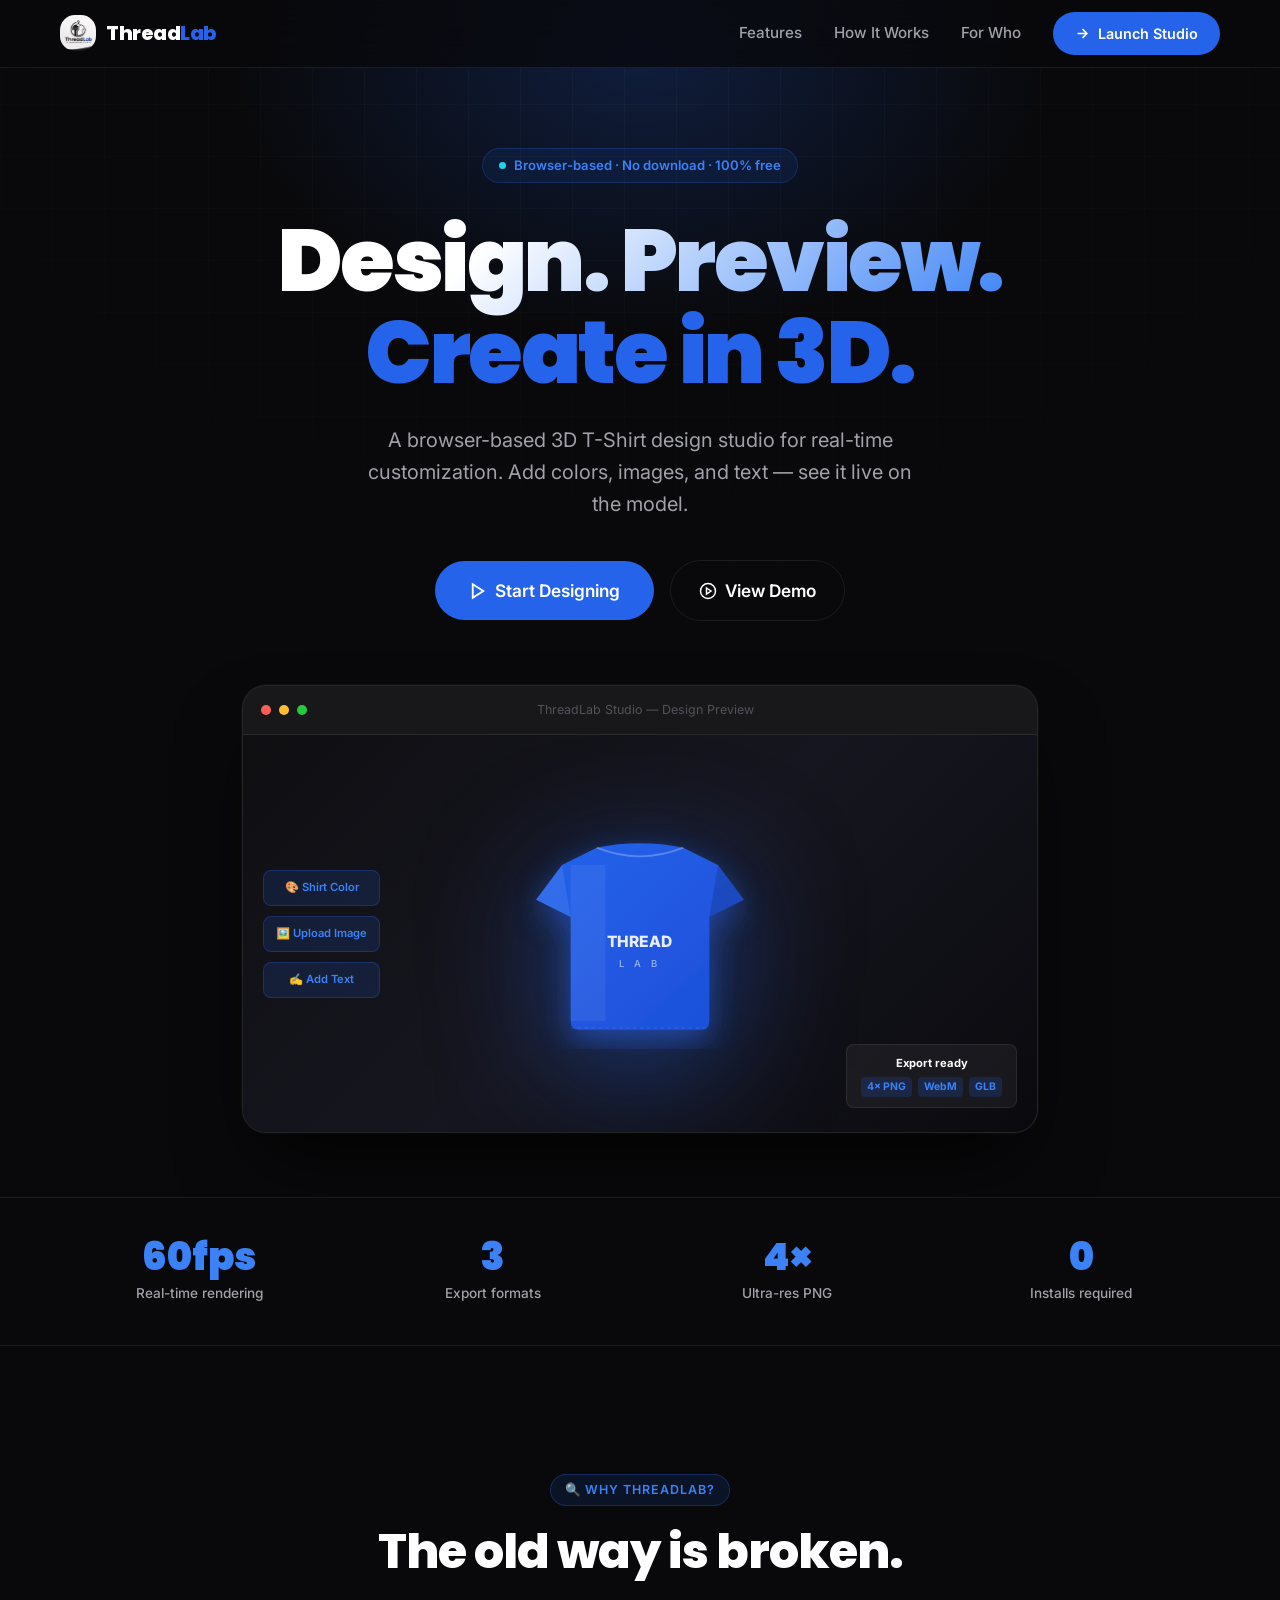
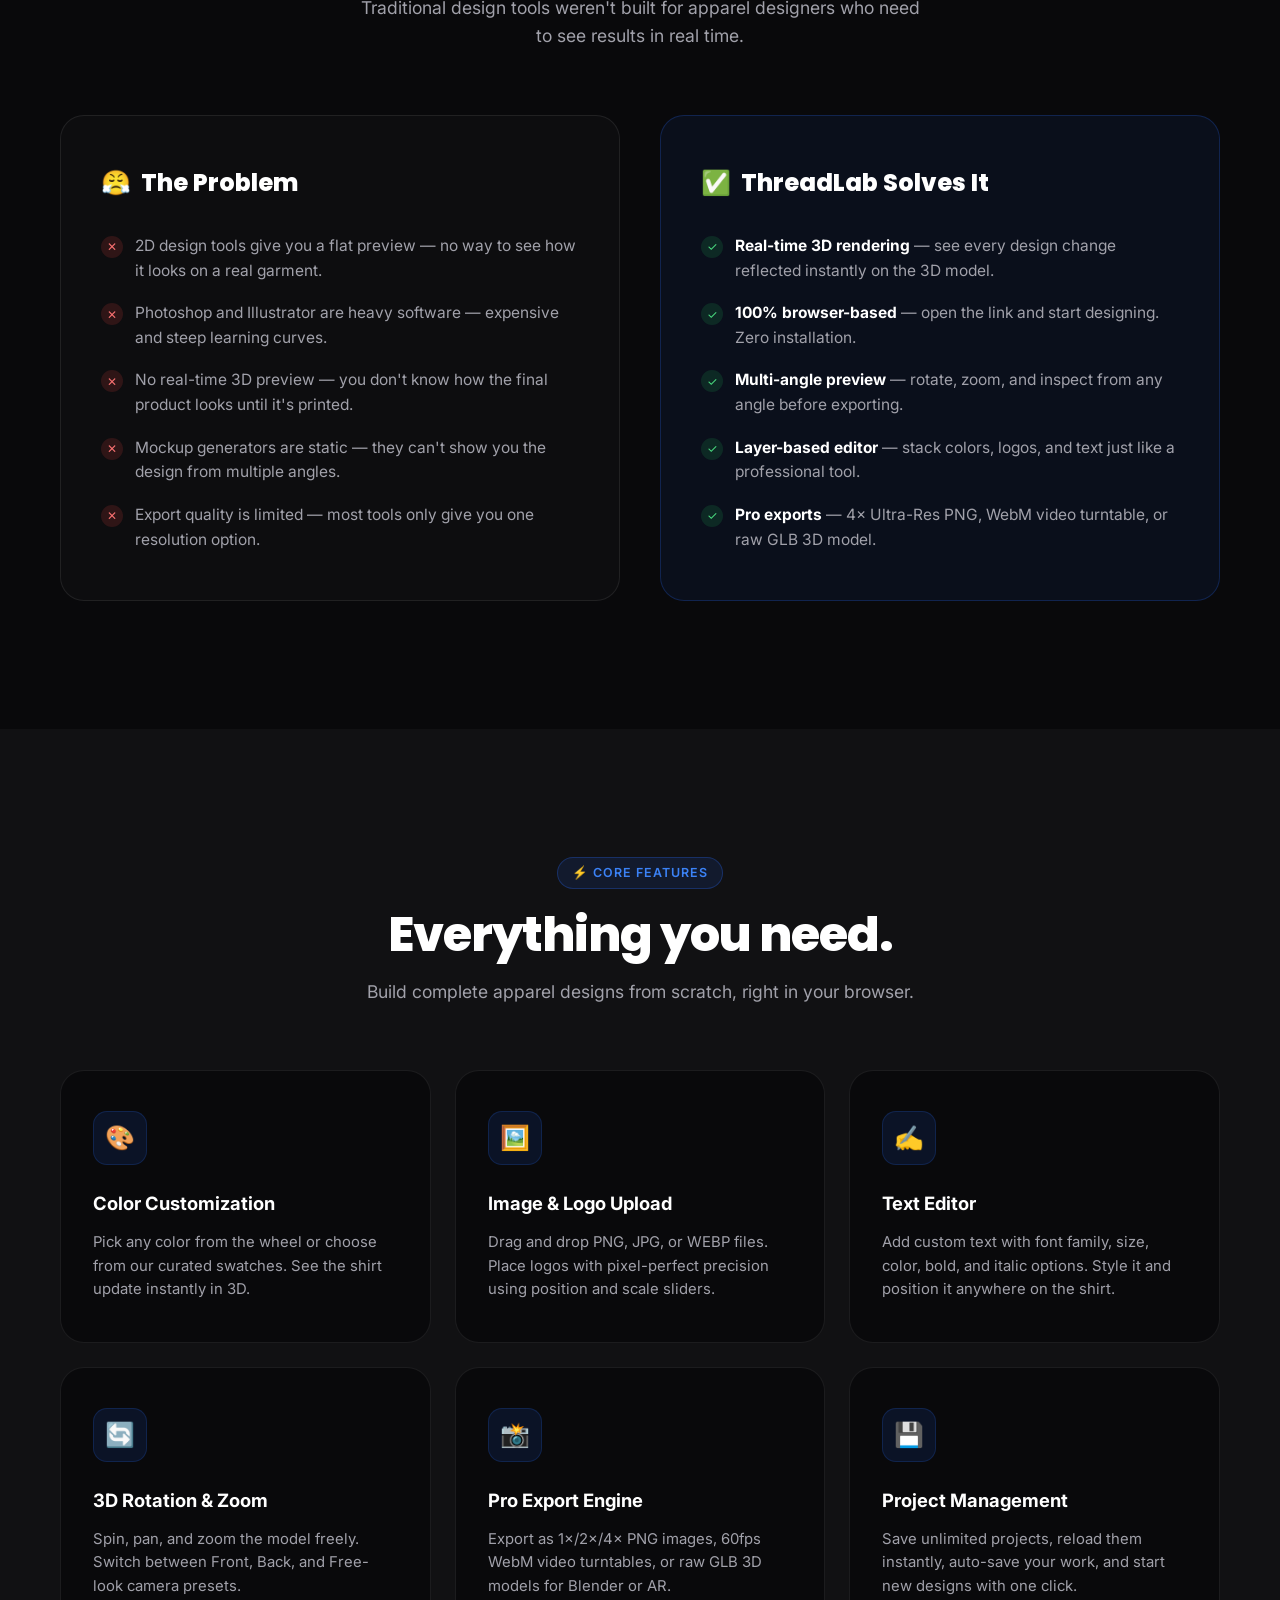
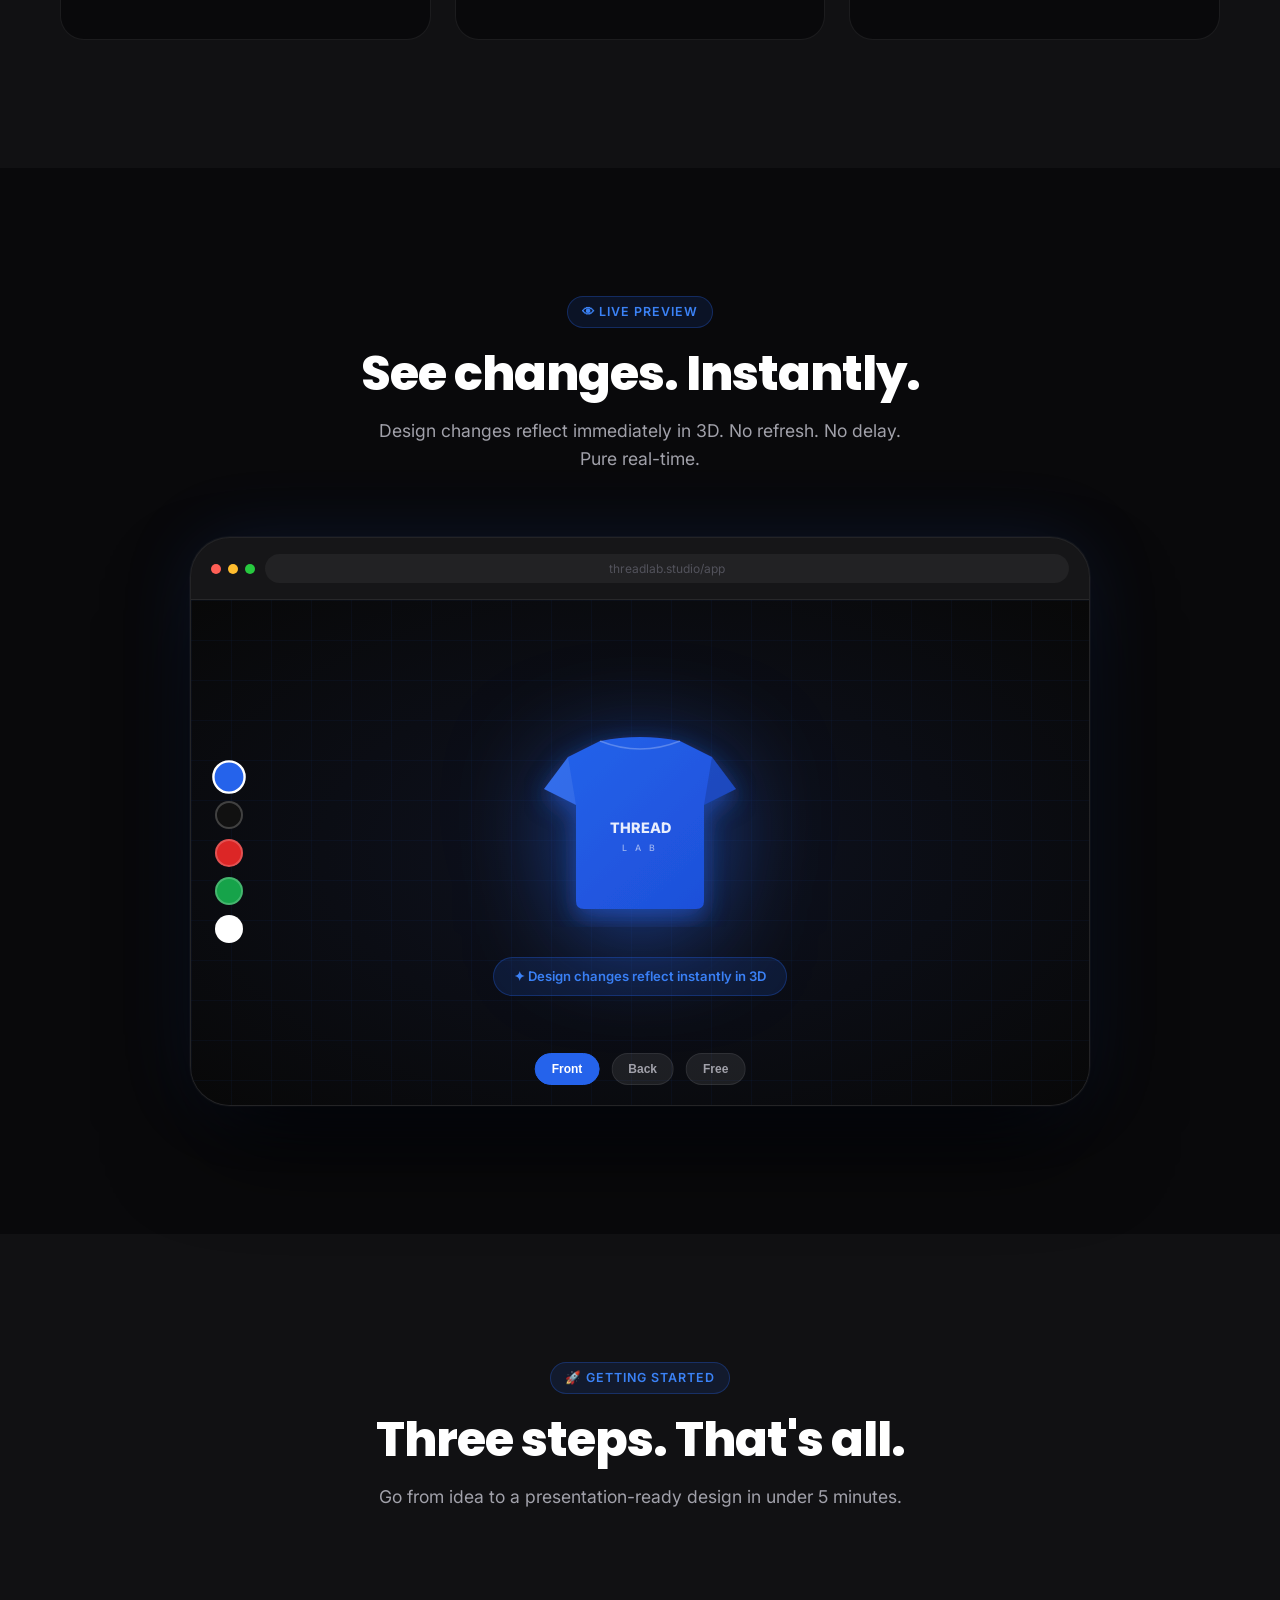
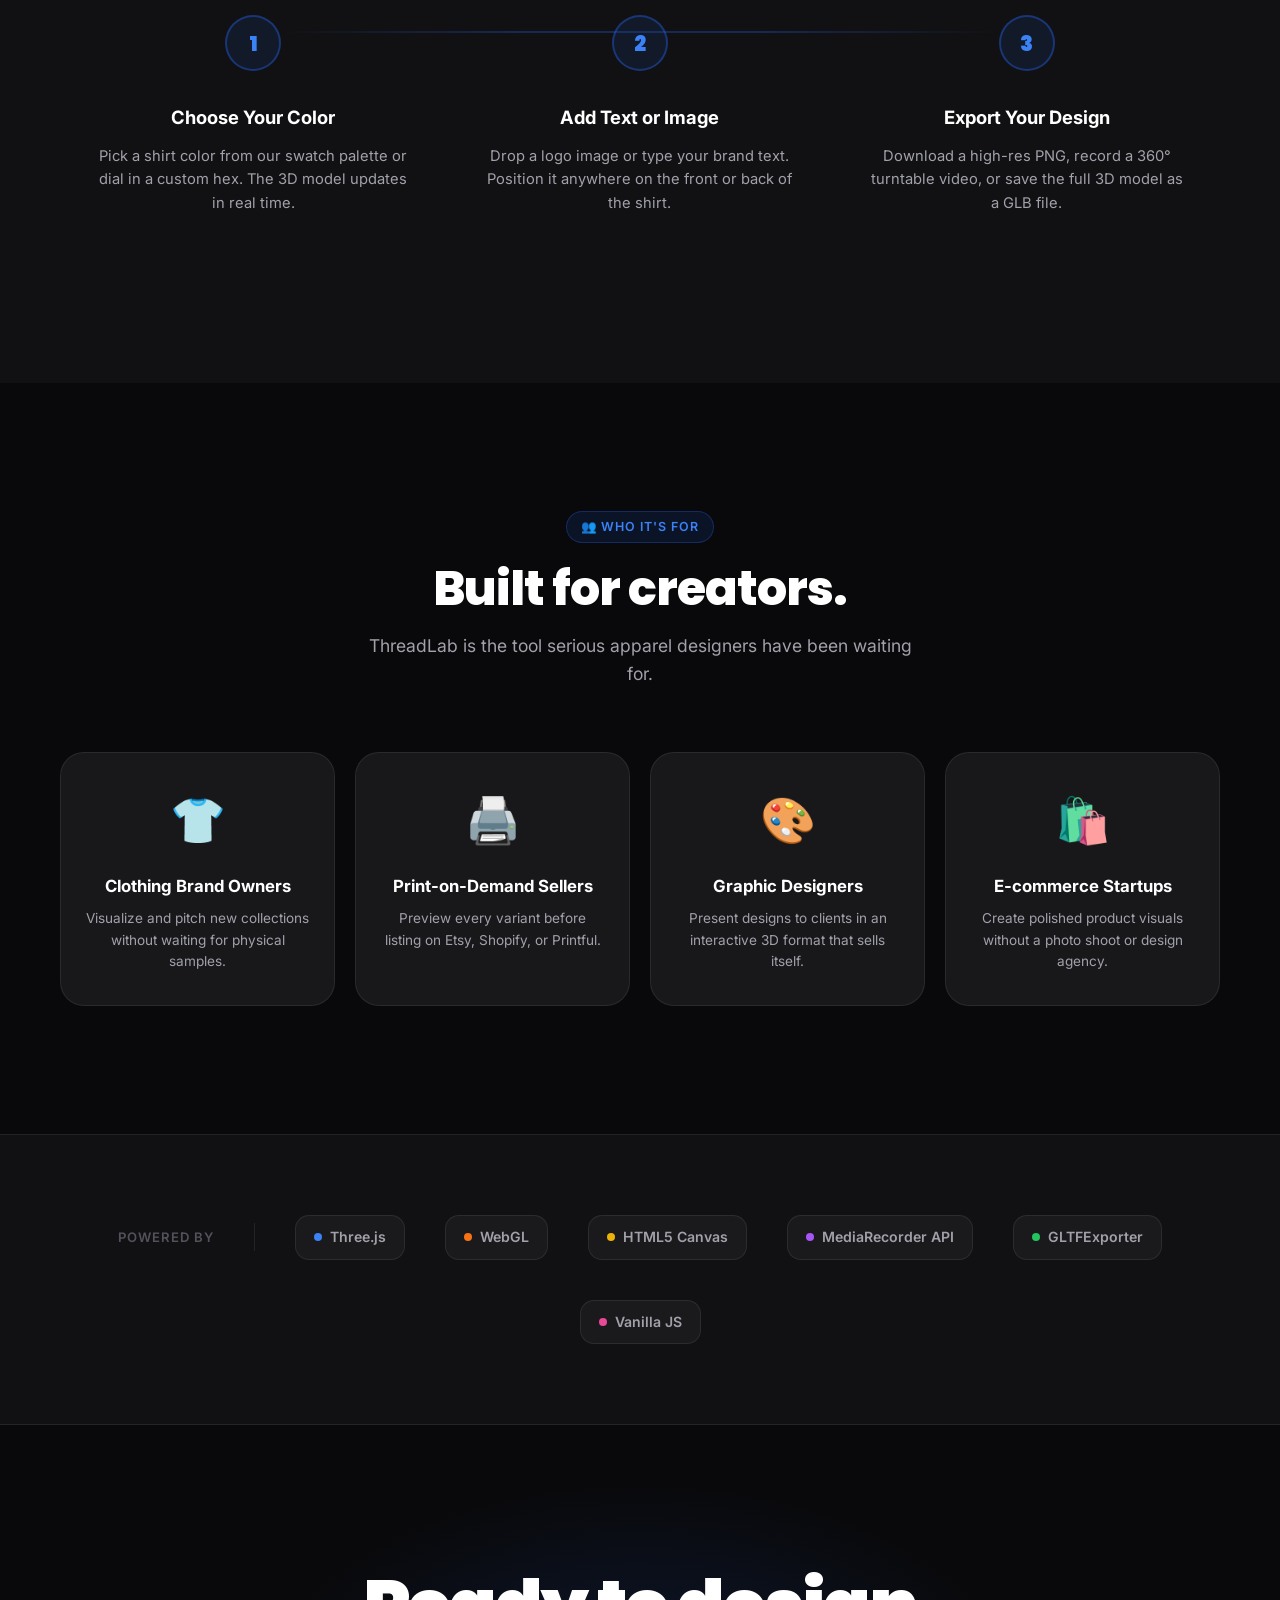
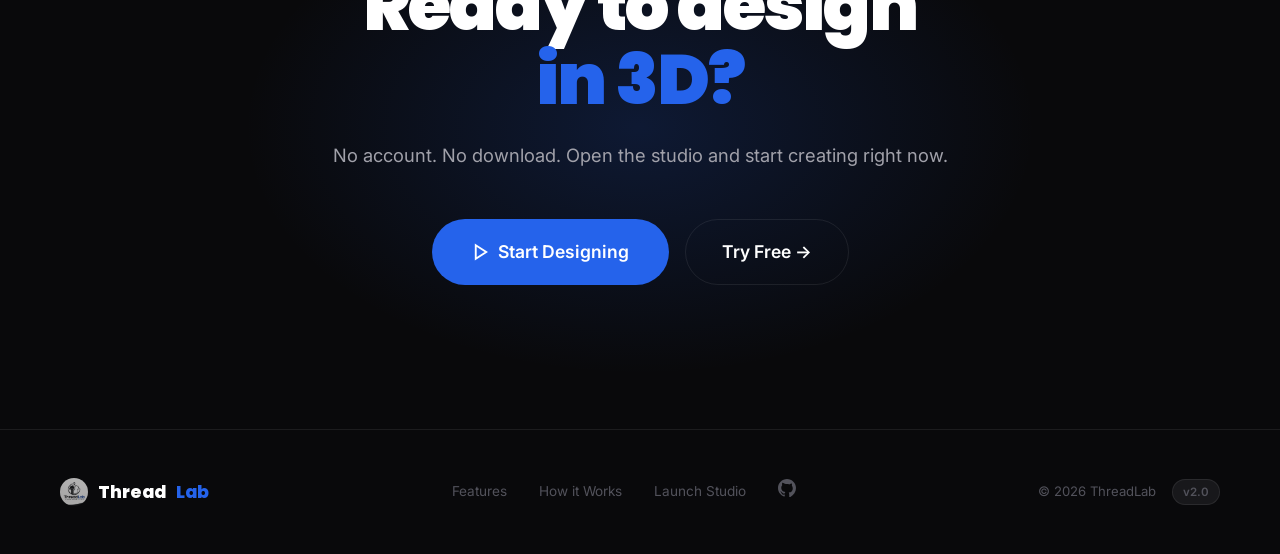
<file: index.html>
<!doctype html>
<html lang="en">
  <head>
    <meta charset="UTF-8" />
    <meta name="viewport" content="width=device-width, initial-scale=1.0" />
    <title>ThreadLab — Design. Preview. Create in 3D.</title>
    <meta
      name="description"
      content="ThreadLab is a free browser-based 3D T-Shirt design studio. Customize shirts in real-time with colors, images, and text. No downloads required."
    />
    <meta
      name="keywords"
      content="3D t-shirt designer, free t-shirt mockup, online shirt design tool, apparel design studio, print on demand designer, WebGL t-shirt editor, 3D clothing design"
    />
    <meta name="author" content="Abdo Omran" />
    <meta name="robots" content="index, follow" />

    <!-- Canonical (VERY IMPORTANT for GitHub Pages SEO) -->
    <link rel="canonical" href="https://abdo-omran2206.github.io/ThreadLab/" />

    <!-- Theme -->
    <meta name="theme-color" content="#2563EB" />

    <!-- Open Graph (Facebook / WhatsApp / LinkedIn) -->
    <meta property="og:type" content="website" />
    <meta property="og:title" content="ThreadLab — 3D T-Shirt Design Studio" />
    <meta
      property="og:description"
      content="Design T-Shirts in real-time 3D inside your browser. Add colors, logos, and text instantly."
    />
    <meta
      property="og:url"
      content="https://abdo-omran2206.github.io/ThreadLab/"
    />
    <meta property="og:site_name" content="ThreadLab" />
    <meta
      property="og:image"
      content="https://abdo-omran2206.github.io/ThreadLab/assets/logo.png"
    />

    <!-- Twitter Card -->
    <meta name="twitter:card" content="summary_large_image" />
    <meta name="twitter:title" content="ThreadLab — 3D T-Shirt Design Studio" />
    <meta
      name="twitter:description"
      content="Create 3D T-Shirt designs instantly in your browser with real-time preview."
    />
    <meta
      name="twitter:image"
      content="https://abdo-omran2206.github.io/ThreadLab/assets/logo.png"
    />

    <!-- Favicon -->
    <link rel="shortcut icon" href="assets/logo.png" type="image/x-icon" />

    <!-- Manifest -->
    <link rel="manifest" href="manifest.json" />

    <!-- Fonts -->
    <link rel="preconnect" href="https://fonts.googleapis.com" />
    <link rel="preconnect" href="https://fonts.gstatic.com" crossorigin />
    <link
      href="https://fonts.googleapis.com/css2?family=Inter:wght@300;400;500;600;700;800;900&family=Poppins:wght@700;800;900&display=swap"
      rel="stylesheet"
    />
    <link rel="stylesheet" href="css/landing.css">

    <!-- Structured Data (Google Rich Results) -->
    <script type="application/ld+json">
      {
        "@context": "https://schema.org",
        "@type": "SoftwareApplication",
        "name": "ThreadLab",
        "applicationCategory": "DesignApplication",
        "operatingSystem": "Web",
        "url": "https://abdo-omran2206.github.io/ThreadLab/",
        "description": "Free browser-based 3D T-Shirt design studio for real-time customization.",
        "author": {
          "@type": "Person",
          "name": "Abdo Omran"
        },
        "offers": {
          "@type": "Offer",
          "price": "0",
          "priceCurrency": "USD"
        }
      }
    </script>
  </head>
  <body>
    <!-- ═══════════════════════════════════════════════
       NAVBAR
  ═══════════════════════════════════════════════ -->
    <nav class="navbar">
      <div class="navbar-inner">
        <a href="#" class="nav-logo">
          <img
            src="assets/logo.png"
            alt="ThreadLab"
            onerror="this.style.display = 'none'"
          />
          <span class="nav-logo-text">Thread<span>Lab</span></span>
        </a>
        <div class="nav-links">
          <a href="#features">Features</a>
          <a href="#how-it-works">How It Works</a>
          <a href="#users">For Who</a>
          <a href="./Studio/index.html" class="btn-primary">
            <svg
              width="15"
              height="15"
              viewBox="0 0 24 24"
              fill="none"
              stroke="currentColor"
              stroke-width="2.5"
            >
              <path d="M4 12h16M12 5l7 7-7 7" />
            </svg>
            Launch Studio
          </a>
        </div>
      </div>
    </nav>

    <!-- ═══════════════════════════════════════════════
       HERO
  ═══════════════════════════════════════════════ -->
    <section class="hero" id="hero">
      <div class="hero-bg"></div>

      <div class="hero-body">
        <div class="hero-badge">
          <span class="hero-badge-dot"></span>
          Browser-based · No download · 100% free
        </div>

        <h1 class="hero-title">
          <span class="gradient">Design. Preview.</span><br />
          <span class="blue-word">Create in 3D.</span>
        </h1>

        <p class="hero-desc">
          A browser-based 3D T-Shirt design studio for real-time customization.
          Add colors, images, and text — see it live on the model.
        </p>

        <div class="hero-cta">
          <a href="./Studio/index.html" class="btn-primary">
            <svg
              width="18"
              height="18"
              viewBox="0 0 24 24"
              fill="none"
              stroke="currentColor"
              stroke-width="2.5"
            >
              <polygon points="5,3 19,12 5,21" />
            </svg>
            Start Designing
          </a>
          <a href="#preview" class="btn-ghost">
            <svg
              width="18"
              height="18"
              viewBox="0 0 24 24"
              fill="none"
              stroke="currentColor"
              stroke-width="2"
            >
              <circle cx="12" cy="12" r="10" />
              <polygon points="10,8 16,12 10,16" />
            </svg>
            View Demo
          </a>
        </div>
      </div>

      <!-- Mockup Visual -->
      <div class="hero-visual">
        <div class="mockup-shell">
          <div class="mockup-bar">
            <span class="dot-red"></span>
            <span class="dot-yel"></span>
            <span class="dot-grn"></span>
            <span class="mockup-bar-title"
              >ThreadLab Studio — Design Preview</span
            >
          </div>
          <div class="mockup-screen">
            <!-- Left sidebar hints -->
            <div class="hero-sidebar-hint">
              <div class="hint-chip">🎨 Shirt Color</div>
              <div class="hint-chip">🖼️ Upload Image</div>
              <div class="hint-chip">✍️ Add Text</div>
            </div>

            <!-- 3D Shirt illustration -->
            <div class="hero-shirt-wrap">
              <svg
                class="shirt-3d"
                viewBox="0 0 300 280"
                fill="none"
                xmlns="http://www.w3.org/2000/svg"
              >
                <defs>
                  <linearGradient id="shirtGrad" x1="0" y1="0" x2="1" y2="1">
                    <stop offset="0%" stop-color="#2563EB" />
                    <stop offset="100%" stop-color="#1D4ED8" />
                  </linearGradient>
                  <filter id="shadow">
                    <feDropShadow
                      dx="0"
                      dy="12"
                      stdDeviation="16"
                      flood-color="#2563EB"
                      flood-opacity="0.5"
                    />
                  </filter>
                </defs>
                <!-- T-Shirt body -->
                <path
                  d="M60 60 L100 40 Q150 30 200 40 L240 60 L270 100 L230 120 L230 240 Q230 250 220 250 L80 250 Q70 250 70 240 L70 120 L30 100 Z"
                  fill="url(#shirtGrad)"
                  filter="url(#shadow)"
                />
                <!-- collar -->
                <path
                  d="M100 40 Q150 60 200 40"
                  stroke="rgba(255,255,255,0.25)"
                  stroke-width="2"
                  fill="none"
                />
                <!-- sleeve highlights -->
                <path
                  d="M60 60 L30 100 L70 120"
                  fill="rgba(255,255,255,0.08)"
                />
                <path d="M240 60 L270 100 L230 120" fill="rgba(0,0,0,0.15)" />
                <!-- front highlight -->
                <path
                  d="M90 60 L90 240"
                  stroke="rgba(255,255,255,0.06)"
                  stroke-width="40"
                />
                <!-- small logo text -->
                <text
                  x="150"
                  y="155"
                  text-anchor="middle"
                  font-family="Inter"
                  font-size="18"
                  font-weight="800"
                  fill="rgba(255,255,255,0.9)"
                >
                  THREAD
                </text>
                <text
                  x="150"
                  y="178"
                  text-anchor="middle"
                  font-family="Inter"
                  font-size="11"
                  font-weight="500"
                  fill="rgba(255,255,255,0.55)"
                  letter-spacing="4"
                >
                  L A B
                </text>
                <!-- bottom stitch -->
                <path
                  d="M70 248 L230 248"
                  stroke="rgba(255,255,255,0.12)"
                  stroke-width="1"
                  stroke-dasharray="4 4"
                />
              </svg>
            </div>

            <!-- Export hint bottom right -->
            <div class="hero-export-hint">
              <span class="export-label">Export ready</span>
              <div class="export-formats">
                <span class="fmt-tag">4× PNG</span>
                <span class="fmt-tag">WebM</span>
                <span class="fmt-tag">GLB</span>
              </div>
            </div>
          </div>
        </div>
      </div>
    </section>

    <!-- ═══════════════════════════════════════════════
       STATS
  ═══════════════════════════════════════════════ -->
    <div class="stats-row">
      <div class="stats-inner">
        <div class="stat reveal">
          <div class="stat-num">60fps</div>
          <div class="stat-label">Real-time rendering</div>
        </div>
        <div class="stat reveal reveal-d1">
          <div class="stat-num">3</div>
          <div class="stat-label">Export formats</div>
        </div>
        <div class="stat reveal reveal-d2">
          <div class="stat-num">4×</div>
          <div class="stat-label">Ultra-res PNG</div>
        </div>
        <div class="stat reveal reveal-d3">
          <div class="stat-num">0</div>
          <div class="stat-label">Installs required</div>
        </div>
      </div>
    </div>

    <!-- ═══════════════════════════════════════════════
       PROBLEM / SOLUTION
  ═══════════════════════════════════════════════ -->
    <section class="ps-section" id="problem">
      <div class="section-label">
        <span class="tag">🔍 Why ThreadLab?</span>
      </div>
      <h2 class="section-title">The old way is broken.</h2>
      <p class="section-sub">
        Traditional design tools weren't built for apparel designers who need to
        see results in real time.
      </p>

      <div class="ps-grid">
        <div class="ps-card problem reveal">
          <div class="ps-heading"><span>😤</span> The Problem</div>
          <ul class="ps-list">
            <li>
              <span class="ps-icon bad">✕</span>
              <span
                >2D design tools give you a flat preview — no way to see how it
                looks on a real garment.</span
              >
            </li>
            <li>
              <span class="ps-icon bad">✕</span>
              <span
                >Photoshop and Illustrator are heavy software — expensive and
                steep learning curves.</span
              >
            </li>
            <li>
              <span class="ps-icon bad">✕</span>
              <span
                >No real-time 3D preview — you don't know how the final product
                looks until it's printed.</span
              >
            </li>
            <li>
              <span class="ps-icon bad">✕</span>
              <span
                >Mockup generators are static — they can't show you the design
                from multiple angles.</span
              >
            </li>
            <li>
              <span class="ps-icon bad">✕</span>
              <span
                >Export quality is limited — most tools only give you one
                resolution option.</span
              >
            </li>
          </ul>
        </div>

        <div class="ps-card solution reveal reveal-d2">
          <div class="ps-heading">
            <span style="color: #4ade80">✅</span> ThreadLab Solves It
          </div>
          <ul class="ps-list">
            <li>
              <span class="ps-icon good">✓</span>
              <span
                ><strong style="color: #fff">Real-time 3D rendering</strong> —
                see every design change reflected instantly on the 3D
                model.</span
              >
            </li>
            <li>
              <span class="ps-icon good">✓</span>
              <span
                ><strong style="color: #fff">100% browser-based</strong> — open
                the link and start designing. Zero installation.</span
              >
            </li>
            <li>
              <span class="ps-icon good">✓</span>
              <span
                ><strong style="color: #fff">Multi-angle preview</strong> —
                rotate, zoom, and inspect from any angle before exporting.</span
              >
            </li>
            <li>
              <span class="ps-icon good">✓</span>
              <span
                ><strong style="color: #fff">Layer-based editor</strong> — stack
                colors, logos, and text just like a professional tool.</span
              >
            </li>
            <li>
              <span class="ps-icon good">✓</span>
              <span
                ><strong style="color: #fff">Pro exports</strong> — 4× Ultra-Res
                PNG, WebM video turntable, or raw GLB 3D model.</span
              >
            </li>
          </ul>
        </div>
      </div>
    </section>

    <!-- ═══════════════════════════════════════════════
       FEATURES
  ═══════════════════════════════════════════════ -->
    <section class="features-section" id="features">
      <div class="section-label">
        <span class="tag">⚡ Core Features</span>
      </div>
      <h2 class="section-title">Everything you need.</h2>
      <p class="section-sub">
        Build complete apparel designs from scratch, right in your browser.
      </p>

      <div class="features-grid">
        <div class="feature-card reveal">
          <div class="feature-icon-wrap">🎨</div>
          <h3>Color Customization</h3>
          <p>
            Pick any color from the wheel or choose from our curated swatches.
            See the shirt update instantly in 3D.
          </p>
        </div>
        <div class="feature-card reveal reveal-d1">
          <div class="feature-icon-wrap">🖼️</div>
          <h3>Image & Logo Upload</h3>
          <p>
            Drag and drop PNG, JPG, or WEBP files. Place logos with
            pixel-perfect precision using position and scale sliders.
          </p>
        </div>
        <div class="feature-card reveal reveal-d2">
          <div class="feature-icon-wrap">✍️</div>
          <h3>Text Editor</h3>
          <p>
            Add custom text with font family, size, color, bold, and italic
            options. Style it and position it anywhere on the shirt.
          </p>
        </div>
        <div class="feature-card reveal reveal-d3">
          <div class="feature-icon-wrap">🔄</div>
          <h3>3D Rotation & Zoom</h3>
          <p>
            Spin, pan, and zoom the model freely. Switch between Front, Back,
            and Free-look camera presets.
          </p>
        </div>
        <div class="feature-card reveal reveal-d4">
          <div class="feature-icon-wrap">📸</div>
          <h3>Pro Export Engine</h3>
          <p>
            Export as 1×/2×/4× PNG images, 60fps WebM video turntables, or raw
            GLB 3D models for Blender or AR.
          </p>
        </div>
        <div class="feature-card reveal reveal-d5">
          <div class="feature-icon-wrap">💾</div>
          <h3>Project Management</h3>
          <p>
            Save unlimited projects, reload them instantly, auto-save your work,
            and start new designs with one click.
          </p>
        </div>
      </div>
    </section>

    <!-- ═══════════════════════════════════════════════
       LIVE PREVIEW (WOW SECTION)
  ═══════════════════════════════════════════════ -->
    <section class="preview-section" id="preview">
      <div class="section-label">
        <span class="tag">👁 Live Preview</span>
      </div>
      <h2 class="section-title">See changes. Instantly.</h2>
      <p class="section-sub">
        Design changes reflect immediately in 3D. No refresh. No delay. Pure
        real-time.
      </p>

      <div class="preview-window reveal">
        <div class="preview-top">
          <div class="preview-top-dots">
            <span class="dot-red"></span>
            <span class="dot-yel"></span>
            <span class="dot-grn"></span>
          </div>
          <div class="preview-top-url">threadlab.studio/app</div>
        </div>

        <div class="preview-canvas">
          <div class="preview-canvas-grid"></div>

          <!-- Color swatches on left -->
          <div class="preview-swatches">
            <div
              class="swatch-circle active"
              style="background: #2563eb"
              onclick="changeDemoShirt('#2563EB', this)"
            ></div>
            <div
              class="swatch-circle"
              style="background: #111"
              onclick="changeDemoShirt('#111', this)"
            ></div>
            <div
              class="swatch-circle"
              style="background: #dc2626"
              onclick="changeDemoShirt('#DC2626', this)"
            ></div>
            <div
              class="swatch-circle"
              style="background: #16a34a"
              onclick="changeDemoShirt('#16A34A', this)"
            ></div>
            <div
              class="swatch-circle"
              style="background: #fff; border-color: rgba(255, 255, 255, 0.5)"
              onclick="changeDemoShirt('#fff', this)"
            ></div>
          </div>

          <!-- 3D shirt SVG -->
          <div class="preview-shirt">
            <svg
              id="demo-shirt"
              viewBox="0 0 300 280"
              fill="none"
              xmlns="http://www.w3.org/2000/svg"
            >
              <defs>
                <linearGradient id="demoGrad" x1="0" y1="0" x2="1" y2="1">
                  <stop id="demoStop1" offset="0%" stop-color="#2563EB" />
                  <stop id="demoStop2" offset="100%" stop-color="#1D4ED8" />
                </linearGradient>
                <filter id="demoShadow">
                  <feDropShadow
                    dx="0"
                    dy="10"
                    stdDeviation="14"
                    flood-color="#2563EB"
                    flood-opacity="0.5"
                  />
                </filter>
              </defs>
              <path
                d="M60 60 L100 40 Q150 30 200 40 L240 60 L270 100 L230 120 L230 240 Q230 250 220 250 L80 250 Q70 250 70 240 L70 120 L30 100 Z"
                fill="url(#demoGrad)"
                filter="url(#demoShadow)"
              />
              <path
                d="M100 40 Q150 60 200 40"
                stroke="rgba(255,255,255,0.25)"
                stroke-width="2"
                fill="none"
              />
              <path d="M60 60 L30 100 L70 120" fill="rgba(255,255,255,0.08)" />
              <path d="M240 60 L270 100 L230 120" fill="rgba(0,0,0,0.15)" />
              <text
                x="150"
                y="155"
                text-anchor="middle"
                font-family="Inter"
                font-size="18"
                font-weight="800"
                fill="rgba(255,255,255,0.9)"
              >
                THREAD
              </text>
              <text
                x="150"
                y="178"
                text-anchor="middle"
                font-family="Inter"
                font-size="11"
                font-weight="500"
                fill="rgba(255,255,255,0.55)"
                letter-spacing="4"
              >
                L A B
              </text>
            </svg>
            <div class="preview-label">
              ✦ Design changes reflect instantly in 3D
            </div>
          </div>

          <!-- Camera controls -->
          <div class="preview-controls">
            <button class="preview-ctrl-btn active">Front</button>
            <button
              class="preview-ctrl-btn"
              onclick="
                this.parentNode
                  .querySelectorAll('button')
                  .forEach((b) => b.classList.remove('active'));
                this.classList.add('active');
              "
            >
              Back
            </button>
            <button
              class="preview-ctrl-btn"
              onclick="
                this.parentNode
                  .querySelectorAll('button')
                  .forEach((b) => b.classList.remove('active'));
                this.classList.add('active');
              "
            >
              Free
            </button>
          </div>
        </div>
      </div>
    </section>

    <!-- ═══════════════════════════════════════════════
       HOW IT WORKS
  ═══════════════════════════════════════════════ -->
    <section class="how-section" id="how-it-works">
      <div class="section-label">
        <span class="tag">🚀 Getting Started</span>
      </div>
      <h2 class="section-title">Three steps. That's all.</h2>
      <p class="section-sub">
        Go from idea to a presentation-ready design in under 5 minutes.
      </p>

      <div class="steps-row">
        <div class="step reveal">
          <div class="step-num">1</div>
          <h3>Choose Your Color</h3>
          <p>
            Pick a shirt color from our swatch palette or dial in a custom hex.
            The 3D model updates in real time.
          </p>
        </div>
        <div class="step reveal reveal-d2">
          <div class="step-num">2</div>
          <h3>Add Text or Image</h3>
          <p>
            Drop a logo image or type your brand text. Position it anywhere on
            the front or back of the shirt.
          </p>
        </div>
        <div class="step reveal reveal-d4">
          <div class="step-num">3</div>
          <h3>Export Your Design</h3>
          <p>
            Download a high-res PNG, record a 360° turntable video, or save the
            full 3D model as a GLB file.
          </p>
        </div>
      </div>
    </section>

    <!-- ═══════════════════════════════════════════════
       TARGET USERS
  ═══════════════════════════════════════════════ -->
    <section class="users-section" id="users">
      <div class="section-label">
        <span class="tag">👥 Who It's For</span>
      </div>
      <h2 class="section-title">Built for creators.</h2>
      <p class="section-sub">
        ThreadLab is the tool serious apparel designers have been waiting for.
      </p>

      <div class="users-grid">
        <div class="user-card reveal">
          <span class="user-emoji">👕</span>
          <h3>Clothing Brand Owners</h3>
          <p>
            Visualize and pitch new collections without waiting for physical
            samples.
          </p>
        </div>
        <div class="user-card reveal reveal-d1">
          <span class="user-emoji">🖨️</span>
          <h3>Print-on-Demand Sellers</h3>
          <p>
            Preview every variant before listing on Etsy, Shopify, or Printful.
          </p>
        </div>
        <div class="user-card reveal reveal-d2">
          <span class="user-emoji">🎨</span>
          <h3>Graphic Designers</h3>
          <p>
            Present designs to clients in an interactive 3D format that sells
            itself.
          </p>
        </div>
        <div class="user-card reveal reveal-d3">
          <span class="user-emoji">🛍️</span>
          <h3>E-commerce Startups</h3>
          <p>
            Create polished product visuals without a photo shoot or design
            agency.
          </p>
        </div>
      </div>
    </section>

    <!-- ═══════════════════════════════════════════════
       TECH STACK
  ═══════════════════════════════════════════════ -->
    <div class="tech-section">
      <div class="tech-inner">
        <span class="tech-label">Powered by</span>
        <span class="tech-divider"></span>
        <span class="tech-badge">
          <span class="tech-badge-dot" style="background: #3b82f6"></span>
          Three.js
        </span>
        <span class="tech-badge">
          <span class="tech-badge-dot" style="background: #f97316"></span>
          WebGL
        </span>
        <span class="tech-badge">
          <span class="tech-badge-dot" style="background: #eab308"></span>
          HTML5 Canvas
        </span>
        <span class="tech-badge">
          <span class="tech-badge-dot" style="background: #a855f7"></span>
          MediaRecorder API
        </span>
        <span class="tech-badge">
          <span class="tech-badge-dot" style="background: #22c55e"></span>
          GLTFExporter
        </span>
        <span class="tech-badge">
          <span class="tech-badge-dot" style="background: #ec4899"></span>
          Vanilla JS
        </span>
      </div>
    </div>

    <!-- ═══════════════════════════════════════════════
       FINAL CTA
  ═══════════════════════════════════════════════ -->
    <section class="cta-section" id="cta">
      <h2 class="cta-title reveal">
        Ready to design<br />
        <span style="color: var(--blue)">in 3D?</span>
      </h2>
      <p class="cta-sub reveal reveal-d1">
        No account. No download. Open the studio and start creating right now.
      </p>
      <div class="cta-btns">
        <a href="./Studio/index.html" class="btn-primary reveal reveal-d2">
          <svg
            width="18"
            height="18"
            viewBox="0 0 24 24"
            fill="none"
            stroke="currentColor"
            stroke-width="2.5"
          >
            <polygon points="5,3 19,12 5,21" />
          </svg>
          Start Designing
        </a>
        <a href="./Studio/index.html" class="btn-ghost reveal reveal-d3"
          >Try Free →</a
        >
      </div>
    </section>

    <!-- ═══════════════════════════════════════════════
       FOOTER
  ═══════════════════════════════════════════════ -->
    <footer class="footer">
      <div class="footer-inner">
        <div class="footer-logo">
          <img
            src="./assets/logo.png"
            alt="ThreadLab"
            onerror="this.style.display = 'none'"
          />
          Thread<span>Lab</span>
        </div>
        <div class="footer-meta">
          <a href="#features">Features</a>
          <a href="#how-it-works">How it Works</a>
          <a href="./Studio/index.html">Launch Studio</a>
          <a
            href="https://github.com/Abdo-omran2206"
            target="_blank"
            rel="noopener"
            aria-label="GitHub"
          >
            <svg width="18" height="18" viewBox="0 0 24 24" fill="currentColor">
              <path
                d="M12 0C5.37 0 0 5.37 0 12c0 5.3 3.44 9.8 8.21 11.39.6.11.82-.26.82-.58v-2.03c-3.34.72-4.04-1.61-4.04-1.61-.55-1.39-1.34-1.76-1.34-1.76-1.09-.74.08-.73.08-.73 1.21.09 1.85 1.24 1.85 1.24 1.07 1.83 2.81 1.3 3.5 1 .11-.78.42-1.3.76-1.6-2.67-.3-5.47-1.33-5.47-5.93 0-1.31.47-2.38 1.24-3.22-.12-.31-.54-1.52.12-3.17 0 0 1.01-.32 3.3 1.23A11.5 11.5 0 0 1 12 6.8c1.02.005 2.05.14 3.01.41 2.29-1.55 3.3-1.23 3.3-1.23.66 1.65.24 2.86.12 3.17.77.84 1.24 1.91 1.24 3.22 0 4.61-2.81 5.63-5.48 5.93.43.37.81 1.1.81 2.22v3.29c0 .32.22.7.83.58C20.57 21.8 24 17.3 24 12 24 5.37 18.63 0 12 0Z"
              />
            </svg>
          </a>
        </div>
        <div class="footer-right">
          <span>© 2026 ThreadLab</span>
          <span class="footer-version">v2.0</span>
        </div>
      </div>
    </footer>

    <!-- ═══════════════════════════════════════════════
       JS
  ═══════════════════════════════════════════════ -->
    <script>
      // Scroll reveal
      const observer = new IntersectionObserver(
        (entries) => {
          entries.forEach((e) => {
            if (e.isIntersecting) e.target.classList.add("visible");
          });
        },
        { threshold: 0.12 },
      );
      document
        .querySelectorAll(".reveal")
        .forEach((el) => observer.observe(el));

      // Demo shirt color changer
      function changeDemoShirt(color, el) {
        const stop1 = document.getElementById("demoStop1");
        const stop2 = document.getElementById("demoStop2");
        const shadow = document.querySelector("#demoShadow feDropShadow");

        // Darken by 15% for gradient stop 2
        stop1.setAttribute("stop-color", color);
        stop2.setAttribute("stop-color", shadeColor(color, -18));
        if (shadow) shadow.setAttribute("flood-color", color);

        document
          .querySelectorAll(".swatch-circle")
          .forEach((s) => s.classList.remove("active"));
        el.classList.add("active");
      }

      function shadeColor(color, percent) {
        if (color === "#fff" || color === "#ffffff") return "#e5e5e5";
        if (color === "#111") return "#000";
        const num = parseInt(color.replace("#", ""), 16);
        const r = Math.max(0, Math.min(255, (num >> 16) + percent));
        const g = Math.max(0, Math.min(255, ((num >> 8) & 0xff) + percent));
        const b = Math.max(0, Math.min(255, (num & 0xff) + percent));
        return (
          "#" + ((1 << 24) | (r << 16) | (g << 8) | b).toString(16).slice(1)
        );
      }

      // Smooth scroll for anchor links
      document.querySelectorAll('a[href^="#"]').forEach((a) => {
        a.addEventListener("click", (e) => {
          const target = document.querySelector(a.getAttribute("href"));
          if (target) {
            e.preventDefault();
            target.scrollIntoView({ behavior: "smooth" });
          }
        });
      });
    </script>
  </body>
</html>
</file>
<file: css/landing.css>
/* ══════════════════════════════════════════
       TOKENS & RESET
    ══════════════════════════════════════════ */
*,
*::before,
*::after {
  box-sizing: border-box;
  margin: 0;
  padding: 0;
}

:root {
  --blue: #2563eb;
  --blue-dark: #1d4ed8;
  --blue-light: #3b82f6;
  --blue-glow: rgba(37, 99, 235, 0.18);
  --black: #09090b;
  --surface: #111113;
  --surface-2: #18181b;
  --border: rgba(255, 255, 255, 0.08);
  --text: #ffffff;
  --text-muted: #a1a1aa;
  --text-faint: #52525b;
  --radius-sm: 8px;
  --radius: 14px;
  --radius-lg: 24px;
  --radius-xl: 40px;
}

html {
  scroll-behavior: smooth;
}

body {
  background: var(--black);
  color: var(--text);
  font-family: "Inter", sans-serif;
  line-height: 1.6;
  -webkit-font-smoothing: antialiased;
  overflow-x: hidden;
}

a {
  text-decoration: none;
  color: inherit;
}
img {
  display: block;
  max-width: 100%;
}

/* ══════════════════════════════════════════
       REUSABLE
    ══════════════════════════════════════════ */
.container {
  max-width: 1160px;
  margin: 0 auto;
  padding: 0 2rem;
}

.tag {
  display: inline-flex;
  align-items: center;
  gap: 6px;
  font-size: 0.78rem;
  font-weight: 600;
  letter-spacing: 0.08em;
  text-transform: uppercase;
  color: var(--blue-light);
  background: rgba(37, 99, 235, 0.12);
  border: 1px solid rgba(37, 99, 235, 0.3);
  padding: 5px 14px;
  border-radius: 999px;
}

.section-label {
  display: flex;
  justify-content: center;
  margin-bottom: 1.25rem;
}

.section-title {
  font-family: "Poppins", sans-serif;
  font-size: clamp(2rem, 4vw, 3rem);
  font-weight: 800;
  line-height: 1.1;
  letter-spacing: -1px;
  text-align: center;
  margin-bottom: 1rem;
}

.section-sub {
  text-align: center;
  color: var(--text-muted);
  font-size: 1.1rem;
  max-width: 560px;
  margin: 0 auto 4rem;
}

.btn-primary {
  display: inline-flex;
  align-items: center;
  gap: 8px;
  background: var(--blue);
  color: #fff;
  font-weight: 600;
  font-size: 1rem;
  padding: 14px 28px;
  border-radius: 999px;
  border: none;
  cursor: pointer;
  transition:
    background 0.2s,
    transform 0.2s,
    box-shadow 0.2s;
  box-shadow: 0 0 0 0 rgba(37, 99, 235, 0);
}
.btn-primary:hover {
  background: var(--blue-dark);
  transform: translateY(-2px);
  box-shadow: 0 8px 28px rgba(37, 99, 235, 0.4);
}

.btn-ghost {
  display: inline-flex;
  align-items: center;
  gap: 8px;
  background: transparent;
  color: var(--text);
  font-weight: 600;
  font-size: 1rem;
  padding: 14px 28px;
  border-radius: 999px;
  border: 1px solid var(--border);
  cursor: pointer;
  transition:
    border-color 0.2s,
    background 0.2s,
    transform 0.2s;
}
.btn-ghost:hover {
  border-color: rgba(255, 255, 255, 0.25);
  background: rgba(255, 255, 255, 0.05);
  transform: translateY(-2px);
}

.divider {
  border: none;
  border-top: 1px solid var(--border);
  margin: 0;
}

/* Scroll reveal */
.reveal {
  opacity: 0;
  transform: translateY(32px);
  transition:
    opacity 0.75s cubic-bezier(0.16, 1, 0.3, 1),
    transform 0.75s cubic-bezier(0.16, 1, 0.3, 1);
}
.reveal.visible {
  opacity: 1;
  transform: translateY(0);
}
.reveal-d1 {
  transition-delay: 0.1s;
}
.reveal-d2 {
  transition-delay: 0.2s;
}
.reveal-d3 {
  transition-delay: 0.3s;
}
.reveal-d4 {
  transition-delay: 0.4s;
}
.reveal-d5 {
  transition-delay: 0.5s;
}

/* ══════════════════════════════════════════
       NAVBAR
    ══════════════════════════════════════════ */
.navbar {
  position: fixed;
  top: 0;
  left: 0;
  right: 0;
  z-index: 200;
  padding: 0 2rem;
  height: 68px;
  display: flex;
  align-items: center;
  backdrop-filter: blur(20px);
  -webkit-backdrop-filter: blur(20px);
  background: rgba(9, 9, 11, 0.75);
  border-bottom: 1px solid var(--border);
}

.navbar-inner {
  width: 100%;
  max-width: 1160px;
  margin: 0 auto;
  display: flex;
  align-items: center;
  justify-content: space-between;
}

.nav-logo {
  display: flex;
  align-items: center;
  gap: 10px;
}

.nav-logo img {
  height: 36px;
  width: 36px;
  object-fit: contain;
  border-radius: 15px;
}

.nav-logo-text {
  font-family: "Poppins", sans-serif;
  font-weight: 800;
  font-size: 1.25rem;
  letter-spacing: -0.5px;
}

.nav-logo-text span {
  color: var(--blue);
}

.nav-links {
  display: flex;
  align-items: center;
  gap: 2rem;
}

.nav-links a:not(.btn-primary) {
  font-size: 0.95rem;
  font-weight: 500;
  color: var(--text-muted);
  transition: color 0.2s;
}

.nav-links a:not(.btn-primary):hover {
  color: var(--text);
}

.nav-links .btn-primary {
  padding: 10px 22px;
  font-size: 0.9rem;
}

/* ══════════════════════════════════════════
       HERO
    ══════════════════════════════════════════ */
.hero {
  min-height: 100vh;
  padding-top: 68px;
  display: flex;
  flex-direction: column;
  align-items: center;
  justify-content: center;
  position: relative;
  overflow: hidden;
  text-align: center;
}

/* animated background */
.hero-bg {
  position: absolute;
  inset: 0;
  pointer-events: none;
}

.hero-bg::before {
  content: "";
  position: absolute;
  top: -20%;
  left: 50%;
  transform: translateX(-50%);
  width: 900px;
  height: 600px;
  background: radial-gradient(
    ellipse,
    rgba(37, 99, 235, 0.22) 0%,
    transparent 65%
  );
  animation: pulse-glow 8s ease-in-out infinite alternate;
}

@keyframes pulse-glow {
  from {
    opacity: 0.6;
    transform: translateX(-50%) scale(1);
  }
  to {
    opacity: 1;
    transform: translateX(-50%) scale(1.15);
  }
}

/* grid */
.hero-bg::after {
  content: "";
  position: absolute;
  inset: 0;
  background-image:
    linear-gradient(rgba(255, 255, 255, 0.03) 1px, transparent 1px),
    linear-gradient(90deg, rgba(255, 255, 255, 0.03) 1px, transparent 1px);
  background-size: 52px 52px;
  mask-image: radial-gradient(
    ellipse 80% 60% at 50% 0%,
    black 0%,
    transparent 100%
  );
  -webkit-mask-image: radial-gradient(
    ellipse 80% 60% at 50% 0%,
    black 0%,
    transparent 100%
  );
}

.hero-body {
  position: relative;
  z-index: 2;
  padding: 5rem 2rem 0;
  max-width: 900px;
}

.hero-badge {
  display: inline-flex;
  align-items: center;
  gap: 8px;
  background: rgba(37, 99, 235, 0.1);
  border: 1px solid rgba(37, 99, 235, 0.25);
  border-radius: 999px;
  padding: 6px 16px;
  font-size: 0.82rem;
  font-weight: 600;
  color: var(--blue-light);
  margin-bottom: 2rem;
  animation: fadeInDown 0.8s ease both;
}

.hero-badge-dot {
  width: 7px;
  height: 7px;
  background: #22d3ee;
  border-radius: 50%;
  animation: blink 2s step-end infinite;
}

@keyframes blink {
  50% {
    opacity: 0;
  }
}

.hero-title {
  font-family: "Poppins", sans-serif;
  font-size: clamp(3rem, 7vw, 5.5rem);
  font-weight: 900;
  line-height: 1.05;
  letter-spacing: -2.5px;
  margin-bottom: 1.5rem;
  animation: fadeInUp 0.9s 0.1s ease both;
}

.hero-title .gradient {
  background: linear-gradient(135deg, #fff 30%, var(--blue-light) 100%);
  -webkit-background-clip: text;
  -webkit-text-fill-color: transparent;
  background-clip: text;
}

.hero-title .blue-word {
  color: var(--blue);
  -webkit-text-fill-color: var(--blue);
}

.hero-desc {
  font-size: clamp(1.05rem, 2vw, 1.25rem);
  color: var(--text-muted);
  max-width: 560px;
  margin: 0 auto 2.5rem;
  animation: fadeInUp 0.9s 0.2s ease both;
}

.hero-cta {
  display: flex;
  align-items: center;
  justify-content: center;
  gap: 1rem;
  flex-wrap: wrap;
  margin-bottom: 4rem;
  animation: fadeInUp 0.9s 0.3s ease both;
}

.hero-cta .btn-primary {
  font-size: 1.08rem;
  padding: 16px 34px;
}

.hero-cta .btn-ghost {
  font-size: 1.08rem;
  padding: 16px 28px;
}

.hero-visual {
  position: relative;
  z-index: 2;
  width: 100%;
  max-width: 860px;
  margin: 0 auto;
  padding: 0 2rem 4rem;
  animation: fadeInUp 1s 0.45s ease both;
}

.mockup-shell {
  background: var(--surface);
  border: 1px solid var(--border);
  border-radius: var(--radius-lg);
  overflow: hidden;
  box-shadow:
    0 40px 80px -20px rgba(0, 0, 0, 0.8),
    0 0 0 1px rgba(255, 255, 255, 0.04);
}

.mockup-bar {
  padding: 14px 18px;
  display: flex;
  align-items: center;
  gap: 8px;
  background: rgba(255, 255, 255, 0.03);
  border-bottom: 1px solid var(--border);
}

.dot-red {
  width: 10px;
  height: 10px;
  border-radius: 50%;
  background: #ff5f56;
}
.dot-yel {
  width: 10px;
  height: 10px;
  border-radius: 50%;
  background: #ffbd2e;
}
.dot-grn {
  width: 10px;
  height: 10px;
  border-radius: 50%;
  background: #27c93f;
}

.mockup-bar-title {
  margin: 0 auto;
  font-size: 0.78rem;
  color: var(--text-faint);
  transform: translateX(-22px);
}

.mockup-screen {
  aspect-ratio: 16/8;
  display: flex;
  align-items: center;
  justify-content: center;
  background: linear-gradient(135deg, #0f0f12 0%, #161620 50%, #0a0a0e 100%);
  position: relative;
  overflow: hidden;
}

.mockup-canvas {
  width: 100%;
  height: 100%;
}

/* shirt SVG illustration inside hero canvas */
.hero-shirt-wrap {
  position: absolute;
  inset: 0;
  display: flex;
  align-items: center;
  justify-content: center;
}

.shirt-3d {
  width: min(260px, 38vw);
  filter: drop-shadow(0 30px 60px rgba(37, 99, 235, 0.5));
  animation: float 5s ease-in-out infinite;
}

@keyframes float {
  0%,
  100% {
    transform: translateY(0) rotateY(0deg);
  }
  50% {
    transform: translateY(-18px) rotateY(8deg);
  }
}

.hero-sidebar-hint {
  position: absolute;
  left: 20px;
  top: 50%;
  transform: translateY(-50%);
  display: flex;
  flex-direction: column;
  gap: 10px;
}

.hint-chip {
  background: rgba(37, 99, 235, 0.15);
  border: 1px solid rgba(37, 99, 235, 0.3);
  border-radius: var(--radius-sm);
  padding: 8px 12px;
  font-size: 0.7rem;
  font-weight: 600;
  color: var(--blue-light);
  white-space: nowrap;
  animation: slideInLeft 0.6s ease both;
}

.hint-chip:nth-child(1) {
  animation-delay: 0.8s;
}
.hint-chip:nth-child(2) {
  animation-delay: 1s;
}
.hint-chip:nth-child(3) {
  animation-delay: 1.2s;
}

.hero-export-hint {
  position: absolute;
  right: 20px;
  bottom: 24px;
  background: rgba(255, 255, 255, 0.05);
  border: 1px solid var(--border);
  border-radius: var(--radius-sm);
  padding: 10px 14px;
  font-size: 0.7rem;
  color: var(--text-muted);
  animation: slideInRight 0.6s 1.4s ease both;
}

.export-label {
  font-weight: 700;
  color: var(--text);
  display: block;
  margin-bottom: 4px;
}

.export-formats {
  display: flex;
  gap: 6px;
}

.fmt-tag {
  background: rgba(37, 99, 235, 0.18);
  color: var(--blue-light);
  font-size: 0.65rem;
  font-weight: 700;
  padding: 2px 6px;
  border-radius: 4px;
}

@keyframes fadeInUp {
  from {
    opacity: 0;
    transform: translateY(28px);
  }
  to {
    opacity: 1;
    transform: translateY(0);
  }
}
@keyframes fadeInDown {
  from {
    opacity: 0;
    transform: translateY(-20px);
  }
  to {
    opacity: 1;
    transform: translateY(0);
  }
}
@keyframes slideInLeft {
  from {
    opacity: 0;
    transform: translateX(-20px);
  }
  to {
    opacity: 1;
    transform: translateX(0);
  }
}
@keyframes slideInRight {
  from {
    opacity: 0;
    transform: translateX(20px);
  }
  to {
    opacity: 1;
    transform: translateX(0);
  }
}

/* ══════════════════════════════════════════
       STATS ROW
    ══════════════════════════════════════════ */
.stats-row {
  border-top: 1px solid var(--border);
  border-bottom: 1px solid var(--border);
  padding: 2.5rem 2rem;
}

.stats-inner {
  max-width: 1160px;
  margin: 0 auto;
  display: grid;
  grid-template-columns: repeat(4, 1fr);
  gap: 1rem;
}

.stat {
  text-align: center;
}

.stat-num {
  font-family: "Poppins", sans-serif;
  font-size: 2.4rem;
  font-weight: 900;
  line-height: 1;
  margin-bottom: 6px;
  color: var(--blue-light);
}

.stat-label {
  font-size: 0.85rem;
  color: var(--text-muted);
  font-weight: 500;
}

/* ══════════════════════════════════════════
       PROBLEM / SOLUTION
    ══════════════════════════════════════════ */
.ps-section {
  padding: 8rem 2rem;
}

.ps-grid {
  max-width: 1160px;
  margin: 4rem auto 0;
  display: grid;
  grid-template-columns: 1fr 1fr;
  gap: 2.5rem;
}

.ps-card {
  border-radius: var(--radius-lg);
  padding: 3rem 2.5rem;
  border: 1px solid var(--border);
}

.ps-card.problem {
  background: rgba(255, 255, 255, 0.02);
}

.ps-card.solution {
  background: rgba(37, 99, 235, 0.07);
  border-color: rgba(37, 99, 235, 0.25);
}

.ps-heading {
  font-family: "Poppins", sans-serif;
  font-size: 1.5rem;
  font-weight: 800;
  margin-bottom: 2rem;
  display: flex;
  align-items: center;
  gap: 10px;
}

.ps-list {
  list-style: none;
  display: flex;
  flex-direction: column;
  gap: 1.1rem;
}

.ps-list li {
  display: flex;
  align-items: flex-start;
  gap: 12px;
  font-size: 0.97rem;
  color: var(--text-muted);
}

.ps-icon {
  width: 22px;
  height: 22px;
  border-radius: 50%;
  display: flex;
  align-items: center;
  justify-content: center;
  flex-shrink: 0;
  margin-top: 2px;
  font-size: 12px;
}

.ps-icon.bad {
  background: rgba(239, 68, 68, 0.15);
  color: #f87171;
}
.ps-icon.good {
  background: rgba(34, 197, 94, 0.15);
  color: #4ade80;
}

/* ══════════════════════════════════════════
       FEATURES
    ══════════════════════════════════════════ */
.features-section {
  padding: 8rem 2rem;
  background: var(--surface);
}

.features-grid {
  max-width: 1160px;
  margin: 0 auto;
  display: grid;
  grid-template-columns: repeat(3, 1fr);
  gap: 1.5rem;
}

.feature-card {
  background: var(--black);
  border: 1px solid var(--border);
  border-radius: var(--radius-lg);
  padding: 2.5rem 2rem;
  transition:
    border-color 0.3s,
    transform 0.3s;
}

.feature-card:hover {
  border-color: rgba(37, 99, 235, 0.4);
  transform: translateY(-6px);
}

.feature-icon-wrap {
  width: 54px;
  height: 54px;
  background: rgba(37, 99, 235, 0.12);
  border: 1px solid rgba(37, 99, 235, 0.2);
  border-radius: var(--radius);
  display: flex;
  align-items: center;
  justify-content: center;
  font-size: 1.5rem;
  margin-bottom: 1.5rem;
}

.feature-card h3 {
  font-weight: 700;
  font-size: 1.15rem;
  margin-bottom: 0.75rem;
}

.feature-card p {
  font-size: 0.93rem;
  color: var(--text-muted);
  line-height: 1.6;
}

/* ══════════════════════════════════════════
       LIVE PREVIEW (WOW SECTION)
    ══════════════════════════════════════════ */
.preview-section {
  padding: 8rem 2rem;
  text-align: center;
}

.preview-window {
  max-width: 900px;
  margin: 0 auto;
  background: var(--surface);
  border: 1px solid var(--border);
  border-radius: var(--radius-xl);
  overflow: hidden;
  box-shadow:
    0 50px 100px -20px rgba(0, 0, 0, 0.9),
    0 0 0 1px rgba(255, 255, 255, 0.04),
    0 0 80px -10px var(--blue-glow);
}

.preview-top {
  padding: 16px 20px;
  display: flex;
  align-items: center;
  gap: 10px;
  background: rgba(255, 255, 255, 0.02);
  border-bottom: 1px solid var(--border);
}

.preview-top-dots {
  display: flex;
  gap: 7px;
}

.preview-top-url {
  flex: 1;
  background: rgba(255, 255, 255, 0.05);
  border-radius: 999px;
  padding: 5px 14px;
  font-size: 0.75rem;
  color: var(--text-faint);
  text-align: center;
}

.preview-canvas {
  aspect-ratio: 16/9;
  display: flex;
  align-items: center;
  justify-content: center;
  background: radial-gradient(ellipse at center, #0e1220 0%, #080808 100%);
  position: relative;
  overflow: hidden;
}

.preview-canvas-grid {
  position: absolute;
  inset: 0;
  background-image:
    linear-gradient(rgba(37, 99, 235, 0.05) 1px, transparent 1px),
    linear-gradient(90deg, rgba(37, 99, 235, 0.05) 1px, transparent 1px);
  background-size: 40px 40px;
}

.preview-shirt {
  position: relative;
  z-index: 2;
  display: flex;
  flex-direction: column;
  align-items: center;
  gap: 1.5rem;
}

.preview-shirt svg {
  width: min(240px, 35vw);
  filter: drop-shadow(0 20px 50px rgba(37, 99, 235, 0.6));
  animation: float 5s ease-in-out infinite;
}

.preview-label {
  background: rgba(37, 99, 235, 0.15);
  border: 1px solid rgba(37, 99, 235, 0.3);
  border-radius: 999px;
  padding: 8px 20px;
  font-size: 0.82rem;
  font-weight: 600;
  color: var(--blue-light);
}

.preview-controls {
  position: absolute;
  bottom: 20px;
  left: 50%;
  transform: translateX(-50%);
  display: flex;
  gap: 12px;
}

.preview-ctrl-btn {
  background: rgba(255, 255, 255, 0.08);
  border: 1px solid var(--border);
  border-radius: 999px;
  padding: 8px 16px;
  font-size: 0.75rem;
  font-weight: 600;
  color: var(--text-muted);
  cursor: pointer;
  transition: all 0.2s;
}

.preview-ctrl-btn:hover,
.preview-ctrl-btn.active {
  background: var(--blue);
  border-color: var(--blue);
  color: white;
}

/* rotating color swatches */
.preview-swatches {
  position: absolute;
  left: 24px;
  top: 50%;
  transform: translateY(-50%);
  display: flex;
  flex-direction: column;
  gap: 10px;
}

.swatch-circle {
  width: 28px;
  height: 28px;
  border-radius: 50%;
  border: 2px solid rgba(255, 255, 255, 0.2);
  cursor: pointer;
  transition:
    transform 0.2s,
    border-color 0.2s;
}

.swatch-circle.active {
  border-color: white;
  transform: scale(1.2);
}
.swatch-circle:hover {
  transform: scale(1.15);
}

/* ══════════════════════════════════════════
       HOW IT WORKS
    ══════════════════════════════════════════ */
.how-section {
  padding: 8rem 2rem;
  background: var(--surface);
}

.steps-row {
  max-width: 1160px;
  margin: 0 auto;
  display: grid;
  grid-template-columns: repeat(3, 1fr);
  gap: 0;
  position: relative;
}

.steps-row::before {
  content: "";
  position: absolute;
  top: 56px;
  left: calc(16.67% + 28px);
  right: calc(16.67% + 28px);
  height: 2px;
  background: linear-gradient(
    90deg,
    transparent,
    var(--blue),
    var(--blue),
    transparent
  );
  opacity: 0.3;
}

.step {
  text-align: center;
  padding: 2.5rem 2rem;
}

.step-num {
  width: 56px;
  height: 56px;
  border-radius: 50%;
  border: 2px solid rgba(37, 99, 235, 0.4);
  background: rgba(37, 99, 235, 0.1);
  display: flex;
  align-items: center;
  justify-content: center;
  margin: 0 auto 2rem;
  font-family: "Poppins", sans-serif;
  font-weight: 900;
  font-size: 1.3rem;
  color: var(--blue-light);
  position: relative;
  z-index: 2;
}

.step h3 {
  font-weight: 700;
  font-size: 1.15rem;
  margin-bottom: 0.75rem;
}

.step p {
  font-size: 0.92rem;
  color: var(--text-muted);
}

/* ══════════════════════════════════════════
       TARGET USERS
    ══════════════════════════════════════════ */
.users-section {
  padding: 8rem 2rem;
}

.users-grid {
  max-width: 1160px;
  margin: 0 auto;
  display: grid;
  grid-template-columns: repeat(4, 1fr);
  gap: 1.25rem;
}

.user-card {
  background: var(--surface-2);
  border: 1px solid var(--border);
  border-radius: var(--radius-lg);
  padding: 2rem 1.5rem;
  transition:
    border-color 0.3s,
    transform 0.3s;
  text-align: center;
}

.user-card:hover {
  border-color: rgba(37, 99, 235, 0.35);
  transform: translateY(-4px);
}

.user-emoji {
  font-size: 2.8rem;
  margin-bottom: 1rem;
  display: block;
}

.user-card h3 {
  font-weight: 700;
  font-size: 1.05rem;
  margin-bottom: 0.5rem;
}

.user-card p {
  font-size: 0.85rem;
  color: var(--text-muted);
}

/* ══════════════════════════════════════════
       TECH STACK
    ══════════════════════════════════════════ */
.tech-section {
  padding: 5rem 2rem;
  background: var(--surface);
  border-top: 1px solid var(--border);
  border-bottom: 1px solid var(--border);
}

.tech-inner {
  max-width: 1160px;
  margin: 0 auto;
  display: flex;
  align-items: center;
  justify-content: center;
  flex-wrap: wrap;
  gap: 2.5rem;
}

.tech-label {
  font-size: 0.82rem;
  color: var(--text-faint);
  font-weight: 600;
  letter-spacing: 0.08em;
  text-transform: uppercase;
}

.tech-divider {
  width: 1px;
  height: 28px;
  background: var(--border);
}

.tech-badge {
  display: flex;
  align-items: center;
  gap: 8px;
  padding: 10px 18px;
  background: rgba(255, 255, 255, 0.04);
  border: 1px solid var(--border);
  border-radius: var(--radius);
  font-size: 0.88rem;
  font-weight: 600;
  color: var(--text-muted);
  transition:
    border-color 0.2s,
    color 0.2s;
}

.tech-badge:hover {
  border-color: rgba(255, 255, 255, 0.2);
  color: var(--text);
}

.tech-badge-dot {
  width: 8px;
  height: 8px;
  border-radius: 50%;
}

/* ══════════════════════════════════════════
       FINAL CTA
    ══════════════════════════════════════════ */
.cta-section {
  padding: 9rem 2rem;
  text-align: center;
  position: relative;
  overflow: hidden;
}

.cta-section::before {
  content: "";
  position: absolute;
  top: 50%;
  left: 50%;
  transform: translate(-50%, -50%);
  width: 800px;
  height: 500px;
  background: radial-gradient(
    ellipse,
    rgba(37, 99, 235, 0.18) 0%,
    transparent 70%
  );
  pointer-events: none;
}

.cta-title {
  font-family: "Poppins", sans-serif;
  font-size: clamp(2.5rem, 5.5vw, 4.5rem);
  font-weight: 900;
  line-height: 1.05;
  letter-spacing: -2px;
  margin-bottom: 1.5rem;
}

.cta-sub {
  font-size: 1.15rem;
  color: var(--text-muted);
  margin-bottom: 3rem;
}

.cta-btns {
  display: flex;
  justify-content: center;
  gap: 1rem;
  flex-wrap: wrap;
}

.cta-btns .btn-primary {
  font-size: 1.1rem;
  padding: 18px 40px;
}

.cta-btns .btn-ghost {
  font-size: 1.1rem;
  padding: 18px 36px;
}

/* ══════════════════════════════════════════
       FOOTER
    ══════════════════════════════════════════ */
.footer {
  border-top: 1px solid var(--border);
  padding: 3rem 2rem;
}

.footer-inner {
  max-width: 1160px;
  margin: 0 auto;
  display: flex;
  align-items: center;
  justify-content: space-between;
  flex-wrap: wrap;
  gap: 1.5rem;
}

.footer-logo {
  display: flex;
  align-items: center;
  gap: 10px;
  font-family: "Poppins", sans-serif;
  font-weight: 800;
  font-size: 1.1rem;
}

.footer-logo img {
  height: 28px;
  border-radius: 15px;
  opacity: 0.7;
}

.footer-logo span {
  color: var(--blue);
}

.footer-meta {
  display: flex;
  align-items: center;
  gap: 2rem;
  font-size: 0.85rem;
  color: var(--text-faint);
}

.footer-meta a {
  transition: color 0.2s;
}
.footer-meta a:hover {
  color: var(--text-muted);
}

.footer-right {
  display: flex;
  align-items: center;
  gap: 1rem;
  font-size: 0.82rem;
  color: var(--text-faint);
}

.footer-version {
  background: var(--surface-2);
  border: 1px solid var(--border);
  border-radius: 999px;
  padding: 3px 10px;
  font-weight: 600;
  font-size: 0.72rem;
  color: var(--text-faint);
}

/* ══════════════════════════════════════════
       MOBILE
    ══════════════════════════════════════════ */
@media (max-width: 900px) {
  .ps-grid {
    grid-template-columns: 1fr;
  }
  .features-grid {
    grid-template-columns: 1fr 1fr;
  }
  .users-grid {
    grid-template-columns: 1fr 1fr;
  }
  .steps-row {
    grid-template-columns: 1fr;
  }
  .steps-row::before {
    display: none;
  }
  .stats-inner {
    grid-template-columns: 1fr 1fr;
    gap: 2rem;
  }
  .nav-links a:not(.btn-primary):not(:last-child) {
    display: none;
  }
}

@media (max-width: 600px) {
  .features-grid {
    grid-template-columns: 1fr;
  }
  .users-grid {
    grid-template-columns: 1fr 1fr;
  }
  .stats-inner {
    grid-template-columns: 1fr 1fr;
  }
  .footer-inner {
    flex-direction: column;
    align-items: flex-start;
  }
  .hero-sidebar-hint,
  .hero-export-hint {
    display: none;
  }
}
</file>
